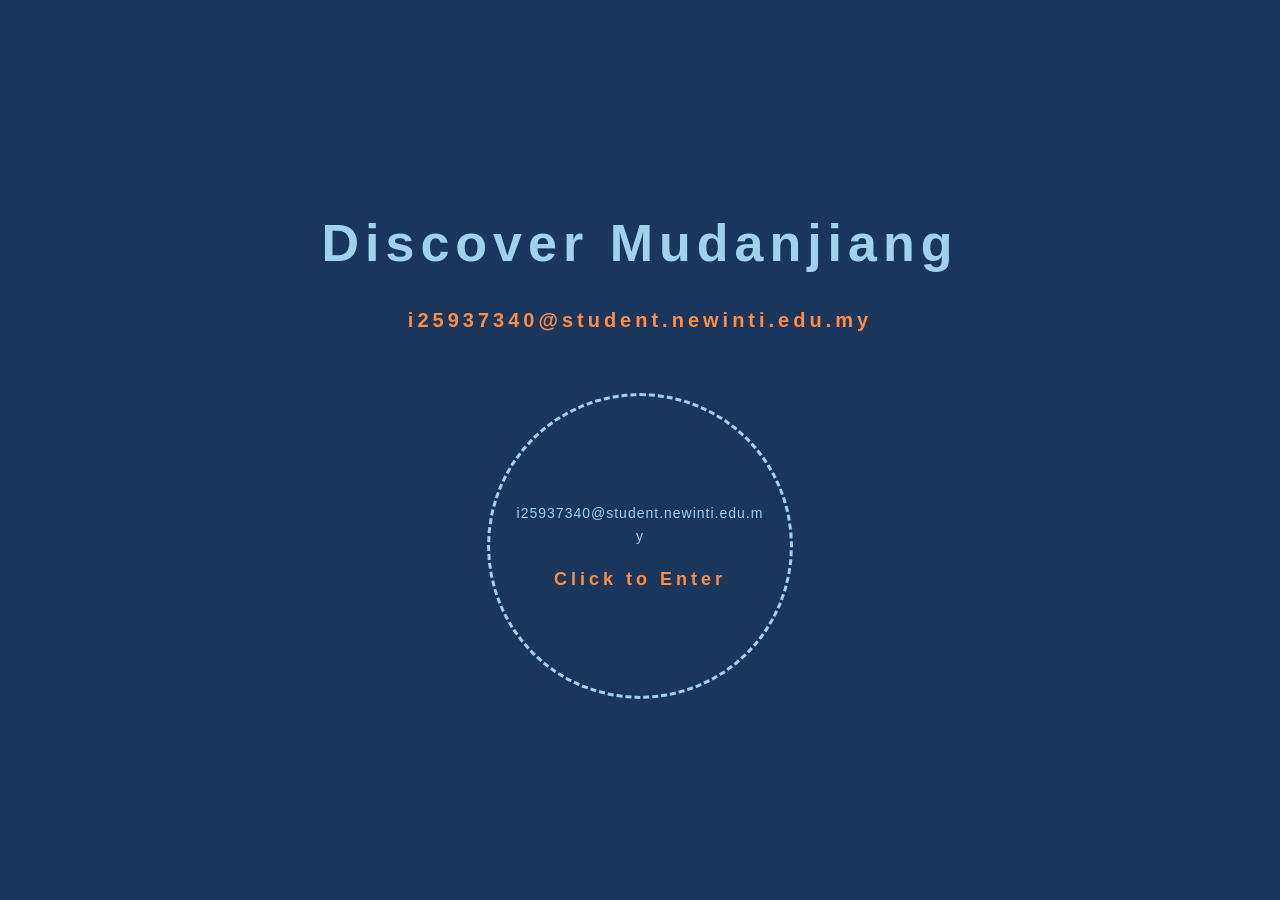
<file: index.html>
<!DOCTYPE html>
<html lang="en">
<head>
<!-- Google tag (gtag.js) -->
<script async src="https://www.googletagmanager.com/gtag/js?id=G-7W9JG2LL09"></script>
<script>
  window.dataLayer = window.dataLayer || [];
  function gtag(){dataLayer.push(arguments);}
  gtag('js', new Date());

  gtag('config', 'G-7W9JG2LL09');
</script>
    <meta charset="UTF-8">
    <title>Welcome - Mudanjiang</title>
    <link rel="stylesheet" href="css/style.css">
</head>
<body class="welcome-page">
    <div class="welcome-container">
        <h1 class="welcome-title">Discover Mudanjiang</h1>
        <p class="welcome-subtitle">i25937340@student.newinti.edu.my</p>
        <a href="home.html" class="welcome-btn">
            <span class="welcome-email">i25937340@student.newinti.edu.my</span>
            <span class="welcome-enter">Click to Enter</span>
        </a>
    </div>
</body>
</html>
</file>
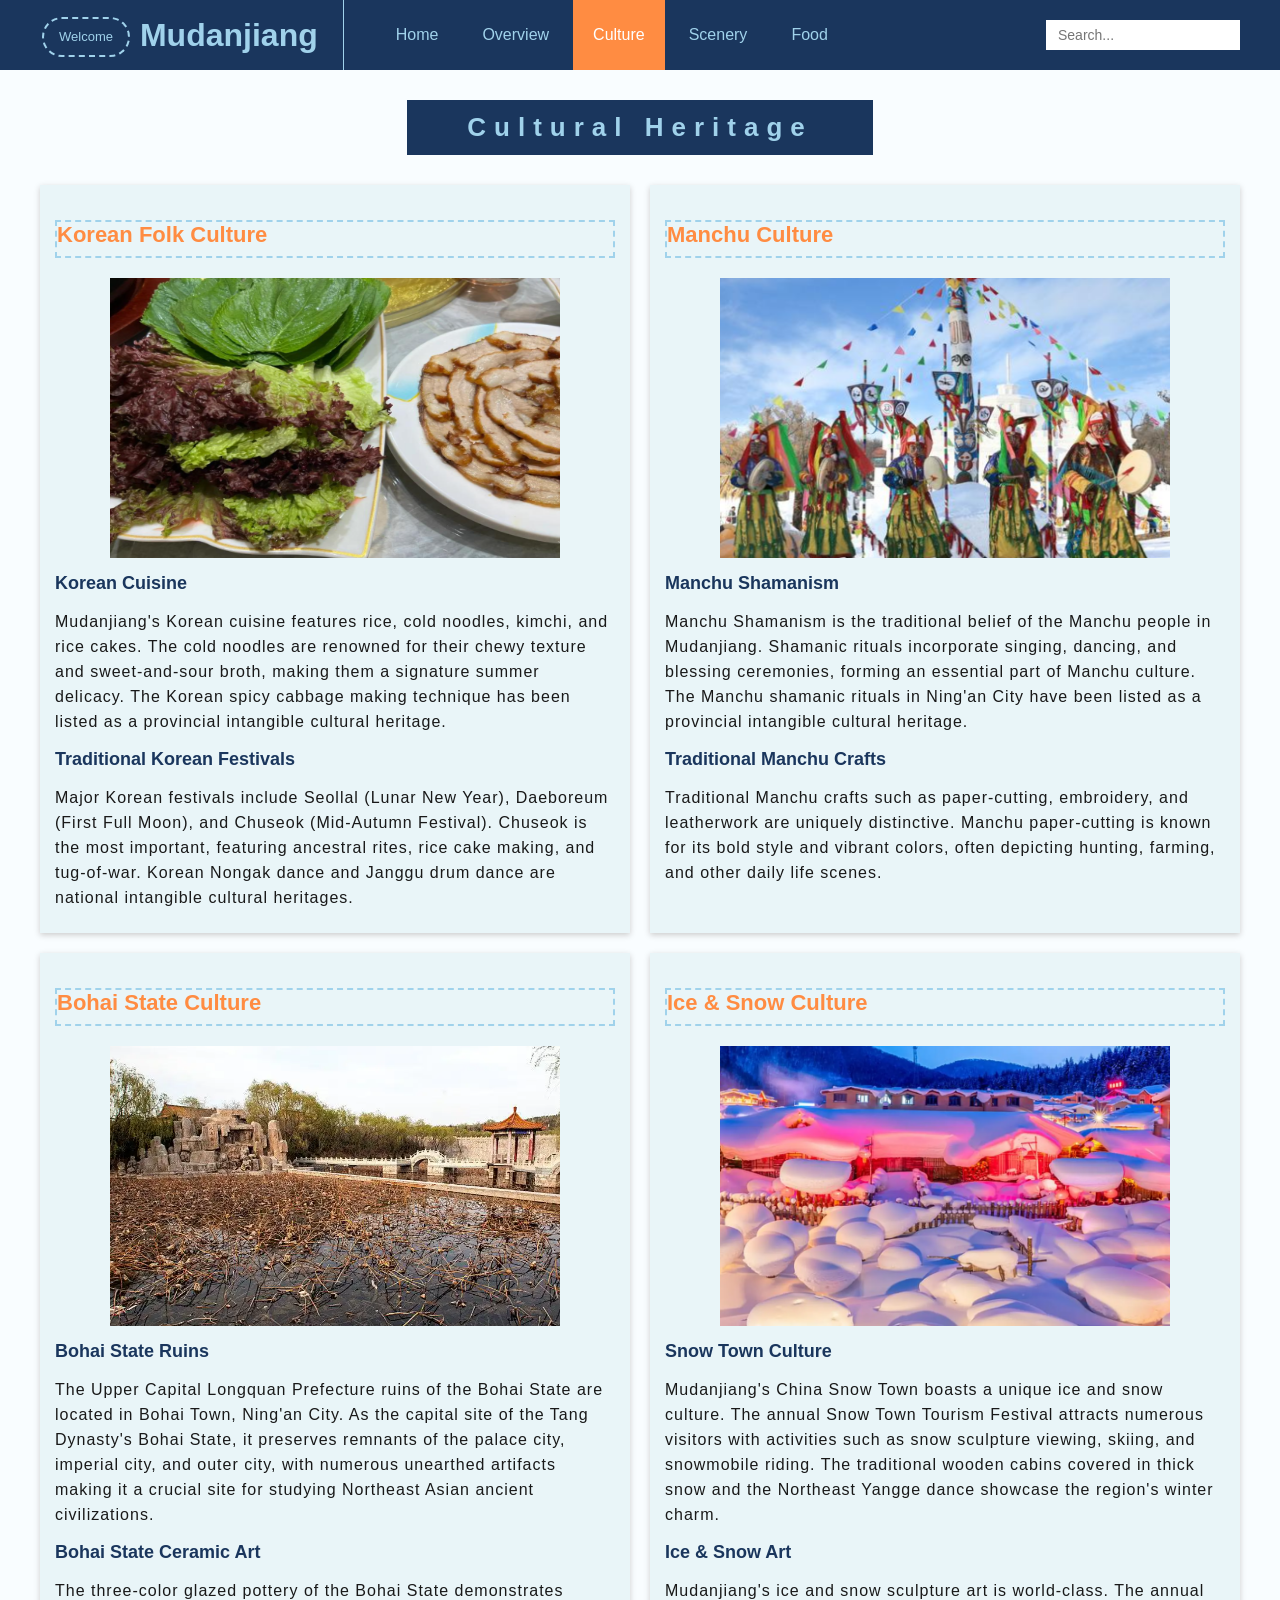
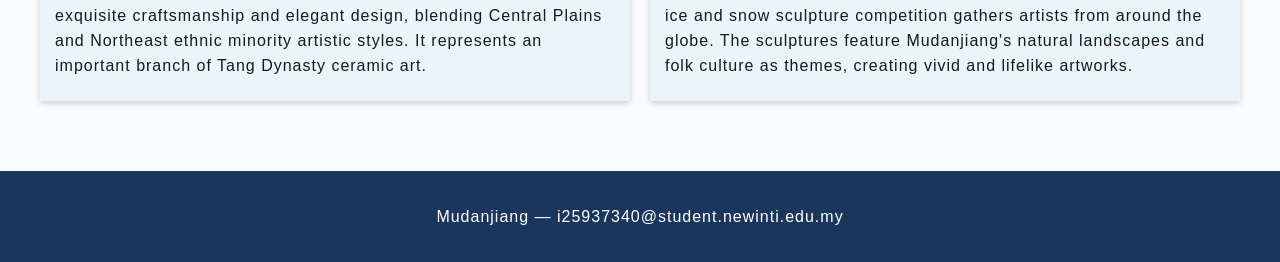
<file: culture.html>
<!DOCTYPE html>
<html lang="en">
<head>
    <meta charset="UTF-8">
    <title>Mudanjiang - Culture</title>
    <link rel="stylesheet" href="css/style.css">
</head>
<body>
    <header>
        <div class="wrap">
            <nav>
                <a href="index.html" class="back-home-btn" title="Back to Welcome">Welcome</a>
                <div class="logo">Mudanjiang</div>
                <a href="home.html">Home</a>
                <a href="overview.html">Overview</a>
                <a href="culture.html" class="index_html">Culture</a>
                <a href="scenery.html">Scenery</a>
                <a href="food.html">Food</a>
                <input type="text" placeholder="Search...">
            </nav>
        </div>
    </header>

    <div id="biaoti">
        <h1>Cultural Heritage</h1>
    </div>

    <div class="culture_list">
        <div class="culture_item">
            <h2>Korean Folk Culture</h2>
            <img src="images/c1.png" alt="Korean Folk Culture" style="width: 450px; height: 280px; margin: 0 auto; display: block;">
            <h3>Korean Cuisine</h3>
            <p>Mudanjiang's Korean cuisine features rice, cold noodles, kimchi, and rice cakes. The cold noodles are renowned for their chewy texture and sweet-and-sour broth, making them a signature summer delicacy. The Korean spicy cabbage making technique has been listed as a provincial intangible cultural heritage.</p>
            <h3>Traditional Korean Festivals</h3>
            <p>Major Korean festivals include Seollal (Lunar New Year), Daeboreum (First Full Moon), and Chuseok (Mid-Autumn Festival). Chuseok is the most important, featuring ancestral rites, rice cake making, and tug-of-war. Korean Nongak dance and Janggu drum dance are national intangible cultural heritages.</p>
        </div>
        <div class="culture_item">
            <h2>Manchu Culture</h2>
            <img src="images/c2.png" alt="Manchu Culture" style="width: 450px; height: 280px; margin: 0 auto; display: block;">
            <h3>Manchu Shamanism</h3>
            <p>Manchu Shamanism is the traditional belief of the Manchu people in Mudanjiang. Shamanic rituals incorporate singing, dancing, and blessing ceremonies, forming an essential part of Manchu culture. The Manchu shamanic rituals in Ning'an City have been listed as a provincial intangible cultural heritage.</p>
            <h3>Traditional Manchu Crafts</h3>
            <p>Traditional Manchu crafts such as paper-cutting, embroidery, and leatherwork are uniquely distinctive. Manchu paper-cutting is known for its bold style and vibrant colors, often depicting hunting, farming, and other daily life scenes.</p>
        </div>
        <div class="culture_item">
            <h2>Bohai State Culture</h2>
            <img src="images/c3.png" alt="Bohai State Culture" style="width: 450px; height: 280px; margin: 0 auto; display: block;">
            <h3>Bohai State Ruins</h3>
            <p>The Upper Capital Longquan Prefecture ruins of the Bohai State are located in Bohai Town, Ning'an City. As the capital site of the Tang Dynasty's Bohai State, it preserves remnants of the palace city, imperial city, and outer city, with numerous unearthed artifacts making it a crucial site for studying Northeast Asian ancient civilizations.</p>
            <h3>Bohai State Ceramic Art</h3>
            <p>The three-color glazed pottery of the Bohai State demonstrates exquisite craftsmanship and elegant design, blending Central Plains and Northeast ethnic minority artistic styles. It represents an important branch of Tang Dynasty ceramic art.</p>
        </div>
        <div class="culture_item">
            <h2>Ice & Snow Culture</h2>
            <img src="images/c4.png" alt="Ice and Snow Culture" style="width: 450px; height: 280px; margin: 0 auto; display: block;">
            <h3>Snow Town Culture</h3>
            <p>Mudanjiang's China Snow Town boasts a unique ice and snow culture. The annual Snow Town Tourism Festival attracts numerous visitors with activities such as snow sculpture viewing, skiing, and snowmobile riding. The traditional wooden cabins covered in thick snow and the Northeast Yangge dance showcase the region's winter charm.</p>
            <h3>Ice & Snow Art</h3>
            <p>Mudanjiang's ice and snow sculpture art is world-class. The annual ice and snow sculpture competition gathers artists from around the globe. The sculptures feature Mudanjiang's natural landscapes and folk culture as themes, creating vivid and lifelike artworks.</p>
        </div>
    </div>

    <footer>
        <p>Mudanjiang — i25937340@student.newinti.edu.my</p>
    </footer>
</body>
</html>
</file>
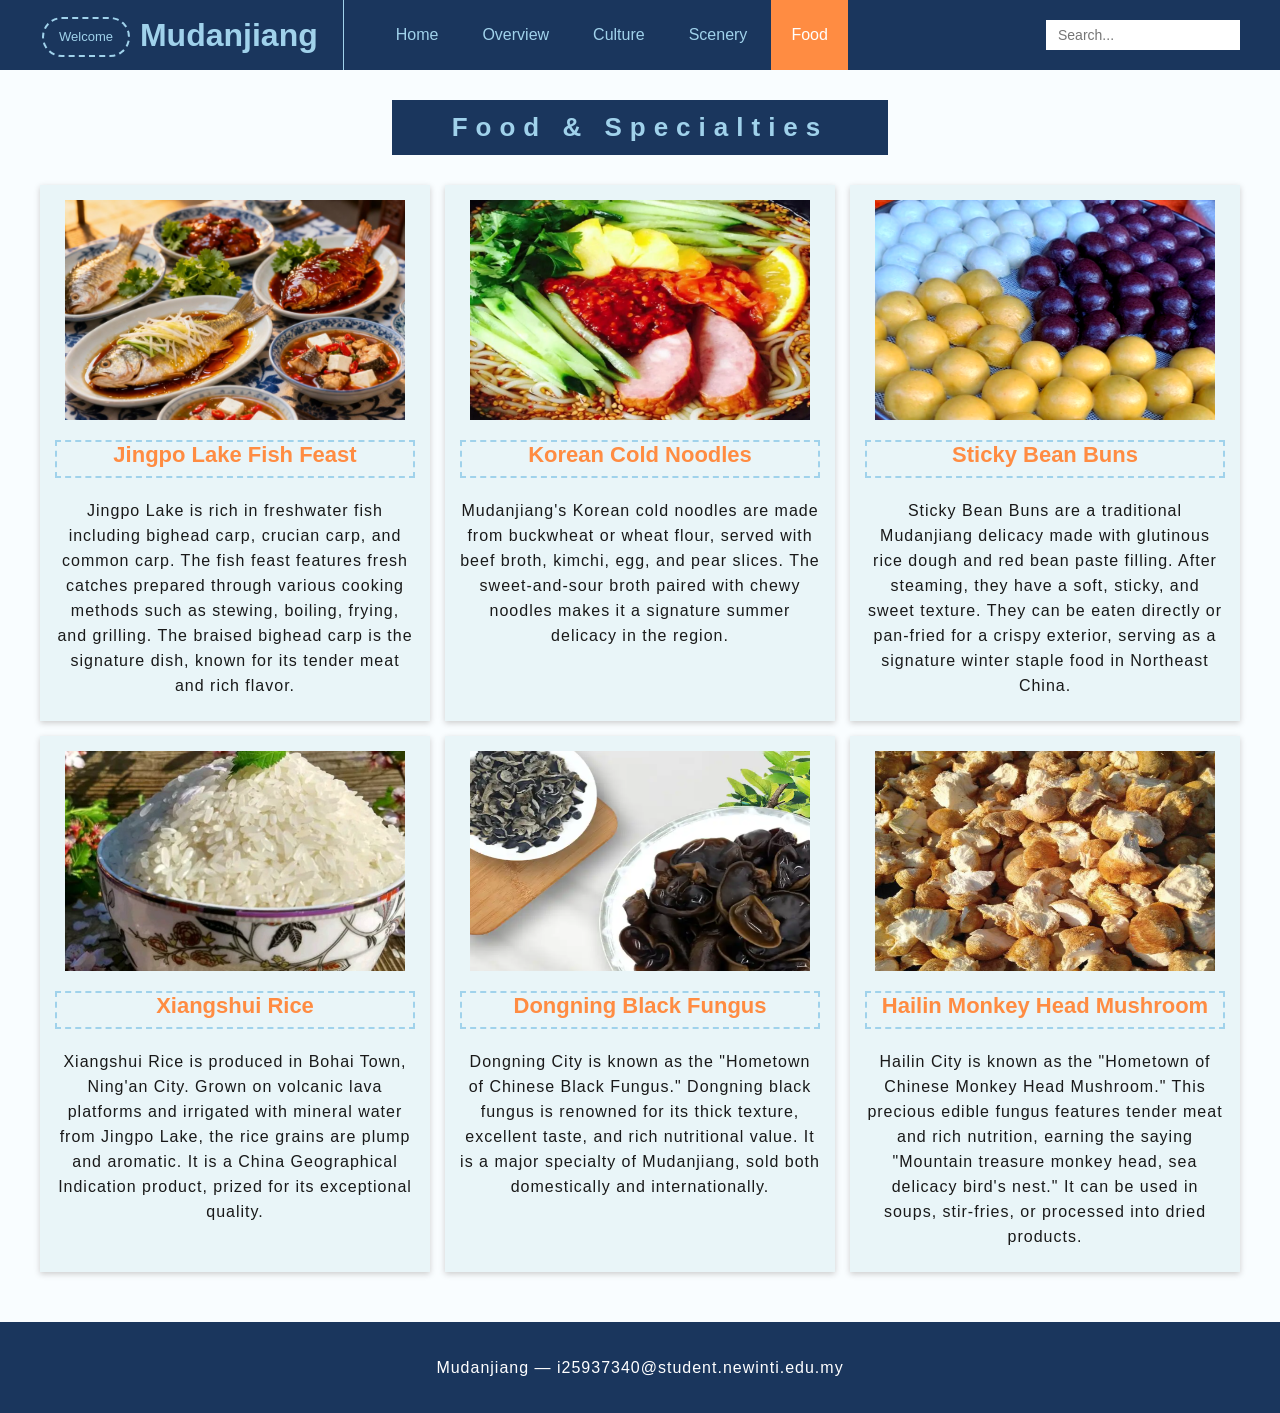
<file: food.html>
<!DOCTYPE html>
<html lang="en">
<head>
    <meta charset="UTF-8">
    <title>Mudanjiang - Food & Specialties</title>
    <link rel="stylesheet" href="css/style.css">
</head>
<body>
    <header>
        <div class="wrap">
            <nav>
                <a href="index.html" class="back-home-btn" title="Back to Welcome">Welcome</a>
                <div class="logo">Mudanjiang</div>
                <a href="home.html">Home</a>
                <a href="overview.html">Overview</a>
                <a href="culture.html">Culture</a>
                <a href="scenery.html">Scenery</a>
                <a href="food.html" class="index_html">Food</a>
                <input type="text" placeholder="Search...">
            </nav>
        </div>
    </header>

    <div id="biaoti">
        <h1>Food & Specialties</h1>
    </div>

    <div class="food_grid">
        <div class="food_card">
            <img src="images/m1.png" alt="Jingpo Lake Fish Feast">
            <h2>Jingpo Lake Fish Feast</h2>
            <p>Jingpo Lake is rich in freshwater fish including bighead carp, crucian carp, and common carp. The fish feast features fresh catches prepared through various cooking methods such as stewing, boiling, frying, and grilling. The braised bighead carp is the signature dish, known for its tender meat and rich flavor.</p>
        </div>
        <div class="food_card">
            <img src="images/m2.png" alt="Korean Cold Noodles">
            <h2>Korean Cold Noodles</h2>
            <p>Mudanjiang's Korean cold noodles are made from buckwheat or wheat flour, served with beef broth, kimchi, egg, and pear slices. The sweet-and-sour broth paired with chewy noodles makes it a signature summer delicacy in the region.</p>
        </div>
        <div class="food_card">
            <img src="images/m3.png" alt="Sticky Bean Buns">
            <h2>Sticky Bean Buns</h2>
            <p>Sticky Bean Buns are a traditional Mudanjiang delicacy made with glutinous rice dough and red bean paste filling. After steaming, they have a soft, sticky, and sweet texture. They can be eaten directly or pan-fried for a crispy exterior, serving as a signature winter staple food in Northeast China.</p>
        </div>
        <div class="food_card">
            <img src="images/m4.png" alt="Xiangshui Rice">
            <h2>Xiangshui Rice</h2>
            <p>Xiangshui Rice is produced in Bohai Town, Ning'an City. Grown on volcanic lava platforms and irrigated with mineral water from Jingpo Lake, the rice grains are plump and aromatic. It is a China Geographical Indication product, prized for its exceptional quality.</p>
        </div>
        <div class="food_card">
            <img src="images/m5.png" alt="Dongning Black Fungus">
            <h2>Dongning Black Fungus</h2>
            <p>Dongning City is known as the "Hometown of Chinese Black Fungus." Dongning black fungus is renowned for its thick texture, excellent taste, and rich nutritional value. It is a major specialty of Mudanjiang, sold both domestically and internationally.</p>
        </div>
        <div class="food_card">
            <img src="images/m6.png" alt="Hailin Monkey Head Mushroom">
            <h2>Hailin Monkey Head Mushroom</h2>
            <p>Hailin City is known as the "Hometown of Chinese Monkey Head Mushroom." This precious edible fungus features tender meat and rich nutrition, earning the saying "Mountain treasure monkey head, sea delicacy bird's nest." It can be used in soups, stir-fries, or processed into dried products.</p>
        </div>
    </div>

    <footer>
        <p>Mudanjiang — i25937340@student.newinti.edu.my</p>
    </footer>
</body>
</html>
</file>
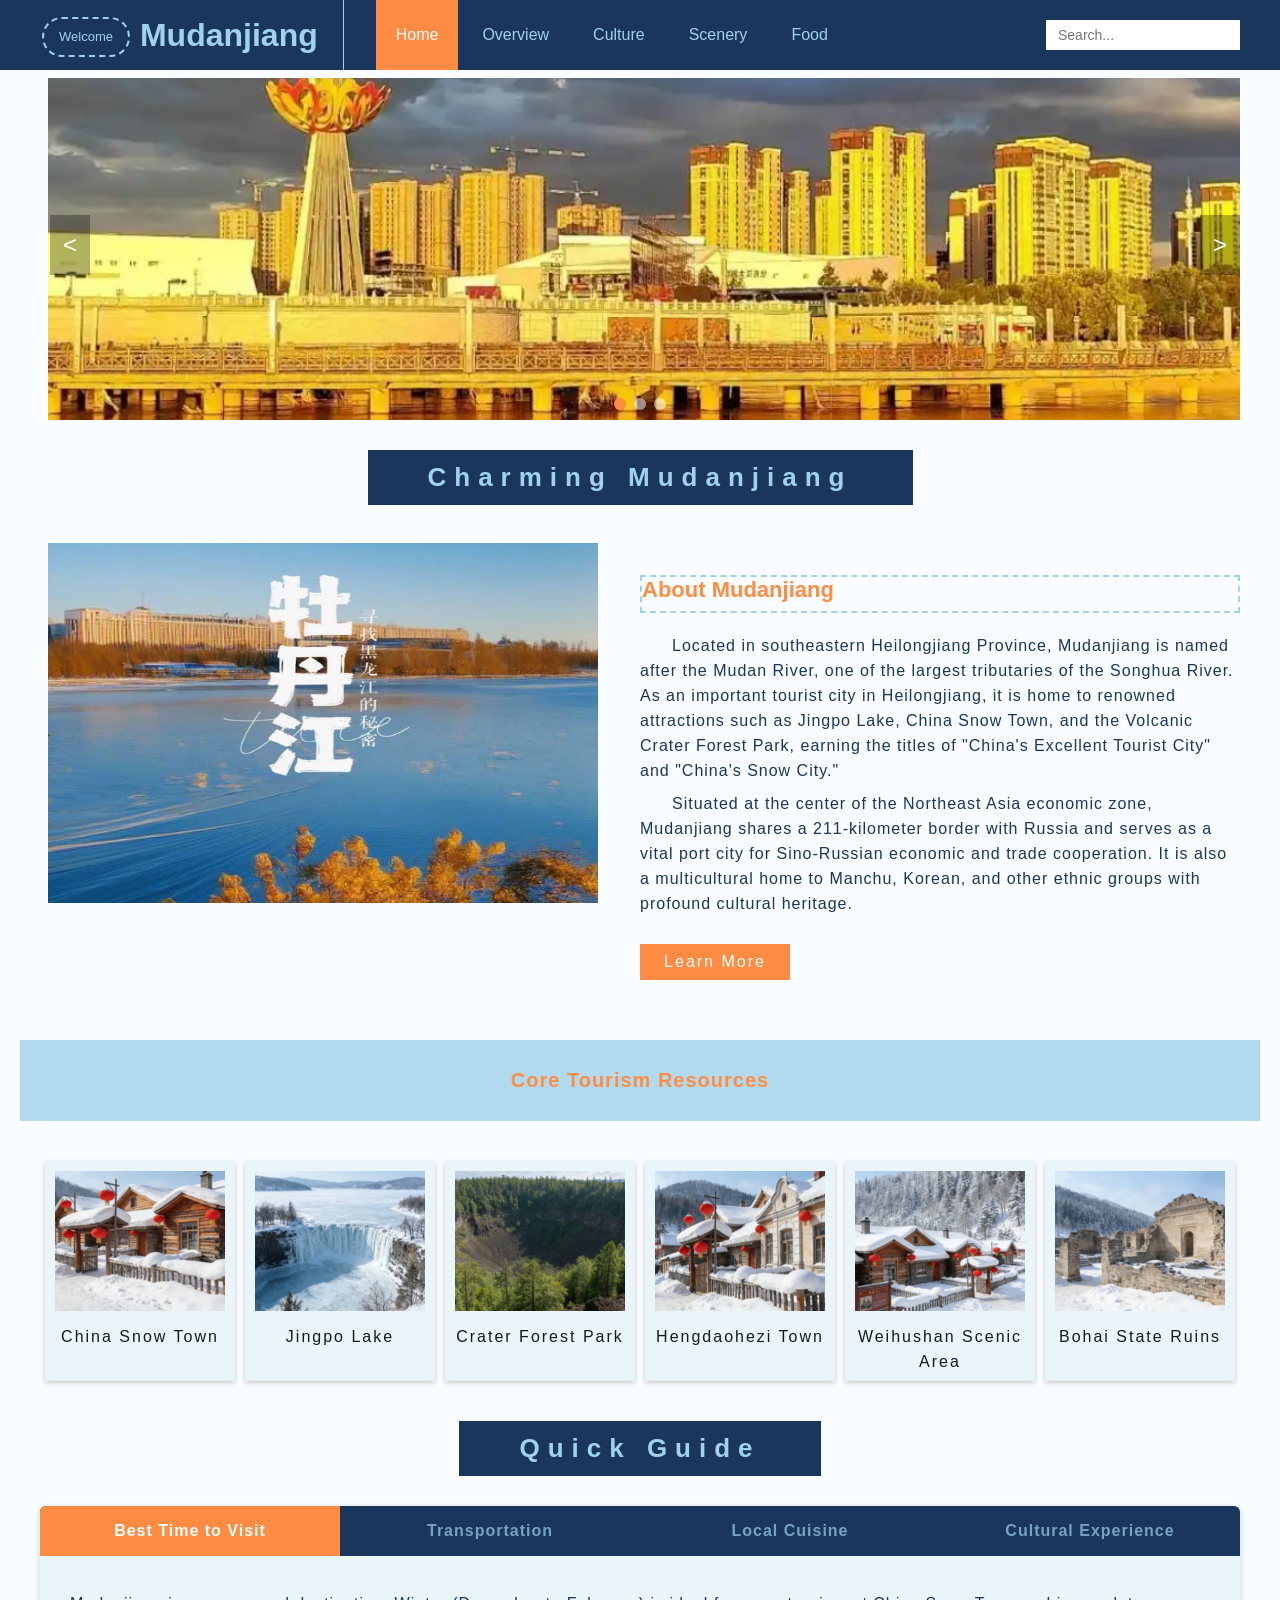
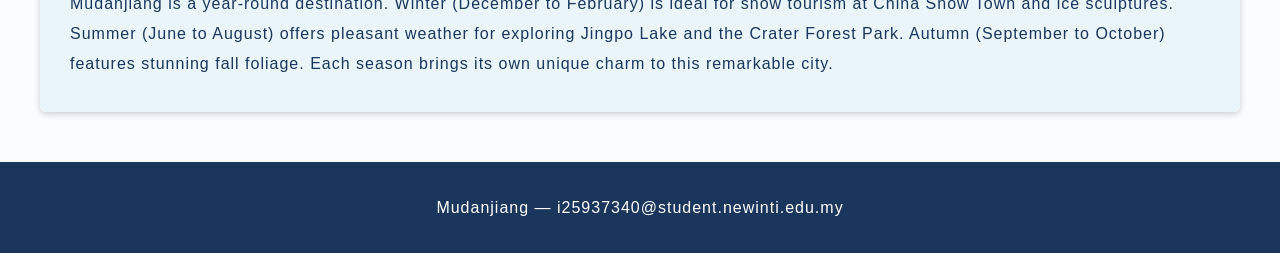
<file: home.html>
<!DOCTYPE html>
<html lang="en">
<head>
    <meta charset="UTF-8">
    <title>Mudanjiang - Home</title>
    <link rel="stylesheet" href="css/style.css">
</head>
<body>
    <header>
        <div class="wrap">
            <nav>
                <a href="index.html" class="back-home-btn" title="Back to Welcome">Welcome</a>
                <div class="logo">Mudanjiang</div>
                <a href="home.html" class="index_html">Home</a>
                <a href="overview.html">Overview</a>
                <a href="culture.html">Culture</a>
                <a href="scenery.html">Scenery</a>
                <a href="food.html">Food</a>
                <input type="text" placeholder="Search...">
            </nav>
        </div>
    </header>

    <div id="banner">
        <div class="banner-slide active"><img src="images/ban1.png" alt="China Snow Town"></div>
        <div class="banner-slide"><img src="images/ban2.png" alt="Jingpo Lake"></div>
        <div class="banner-slide"><img src="images/banner.png" alt="Mudanjiang Scenery"></div>
        <div class="banner-btn prev-btn">&lt;</div>
        <div class="banner-btn next-btn">&gt;</div>
        <div class="banner-indicator">
            <div class="indicator-dot active"></div>
            <div class="indicator-dot"></div>
            <div class="indicator-dot"></div>
        </div>
    </div>

    <div id="biaoti">
        <h1>Charming Mudanjiang</h1>
    </div>

    <div id="intro">
        <img src="images/1.png" alt="Mudanjiang Panorama">
        <div class="intro_txt">
            <h2>About Mudanjiang</h2>
            <p>Located in southeastern Heilongjiang Province, Mudanjiang is named after the Mudan River, one of the largest tributaries of the Songhua River. As an important tourist city in Heilongjiang, it is home to renowned attractions such as Jingpo Lake, China Snow Town, and the Volcanic Crater Forest Park, earning the titles of "China's Excellent Tourist City" and "China's Snow City."</p>
            <p>Situated at the center of the Northeast Asia economic zone, Mudanjiang shares a 211-kilometer border with Russia and serves as a vital port city for Sino-Russian economic and trade cooperation. It is also a multicultural home to Manchu, Korean, and other ethnic groups with profound cultural heritage.</p>
            <a href="overview.html" class="more_btn">Learn More</a>
        </div>
        <div class="clear"></div>
    </div>

    <div id="jingdian">
        <p>Core Tourism Resources</p>
    </div>

    <div id="appreciation">
        <ul>
            <li><img src="images/s1.png" alt="Snow Town"><p>China Snow Town</p></li>
            <li><img src="images/s2.png" alt="Jingpo Lake"><p>Jingpo Lake</p></li>
            <li><img src="images/s3.png" alt="Crater Forest"><p>Crater Forest Park</p></li>
            <li><img src="images/s4.png" alt="Hengdaohezi"><p>Hengdaohezi Town</p></li>
            <li><img src="images/s5.png" alt="Weihushan"><p>Weihushan Scenic Area</p></li>
            <li><img src="images/s6.png" alt="Bohai State"><p>Bohai State Ruins</p></li>
        </ul>
        <div class="clear"></div>
    </div>

    <div id="biaoti">
        <h1>Quick Guide</h1>
    </div>

    <div class="tabs-section">
        <div class="tabs-nav">
            <div class="tab-btn active" data-tab="visit">Best Time to Visit</div>
            <div class="tab-btn" data-tab="transport">Transportation</div>
            <div class="tab-btn" data-tab="cuisine">Local Cuisine</div>
            <div class="tab-btn" data-tab="culture">Cultural Experience</div>
        </div>
        <div class="tab-content active" id="tab-visit">
            <p>Mudanjiang is a year-round destination. Winter (December to February) is ideal for snow tourism at China Snow Town and ice sculptures. Summer (June to August) offers pleasant weather for exploring Jingpo Lake and the Crater Forest Park. Autumn (September to October) features stunning fall foliage. Each season brings its own unique charm to this remarkable city.</p>
        </div>
        <div class="tab-content" id="tab-transport">
            <p>Mudanjiang is accessible by air through Mudanjiang Hailang International Airport, by high-speed rail from Harbin (approximately 1.5 hours), and by long-distance bus from major cities in Northeast China. Within the city, taxis and buses are readily available for convenient travel between attractions.</p>
        </div>
        <div class="tab-content" id="tab-cuisine">
            <p>Must-try dishes include Jingpo Lake Fish Feast featuring fresh catches from the lake, Korean Cold Noodles with their signature sweet and sour broth, traditional Sticky Bean Buns, and Xiangshui Rice from Ning'an — a premium rice grown on volcanic lava fields. Don't miss the Dongning Black Fungus and Hailin Monkey Head Mushroom either!</p>
        </div>
        <div class="tab-content" id="tab-culture">
            <p>Immerse yourself in the rich cultural tapestry of Mudanjiang. Experience Korean traditional festivals like Chuseok, learn about Manchu Shamanic rituals, explore the UNESCO-worthy Bohai State archaeological site, and witness the spectacular ice and snow sculpture art that draws artists from around the world every winter.</p>
        </div>
    </div>

    <footer>
        <p>Mudanjiang — i25937340@student.newinti.edu.my</p>
    </footer>

    <script src="js/script.js"></script>
</body>
</html>
</file>
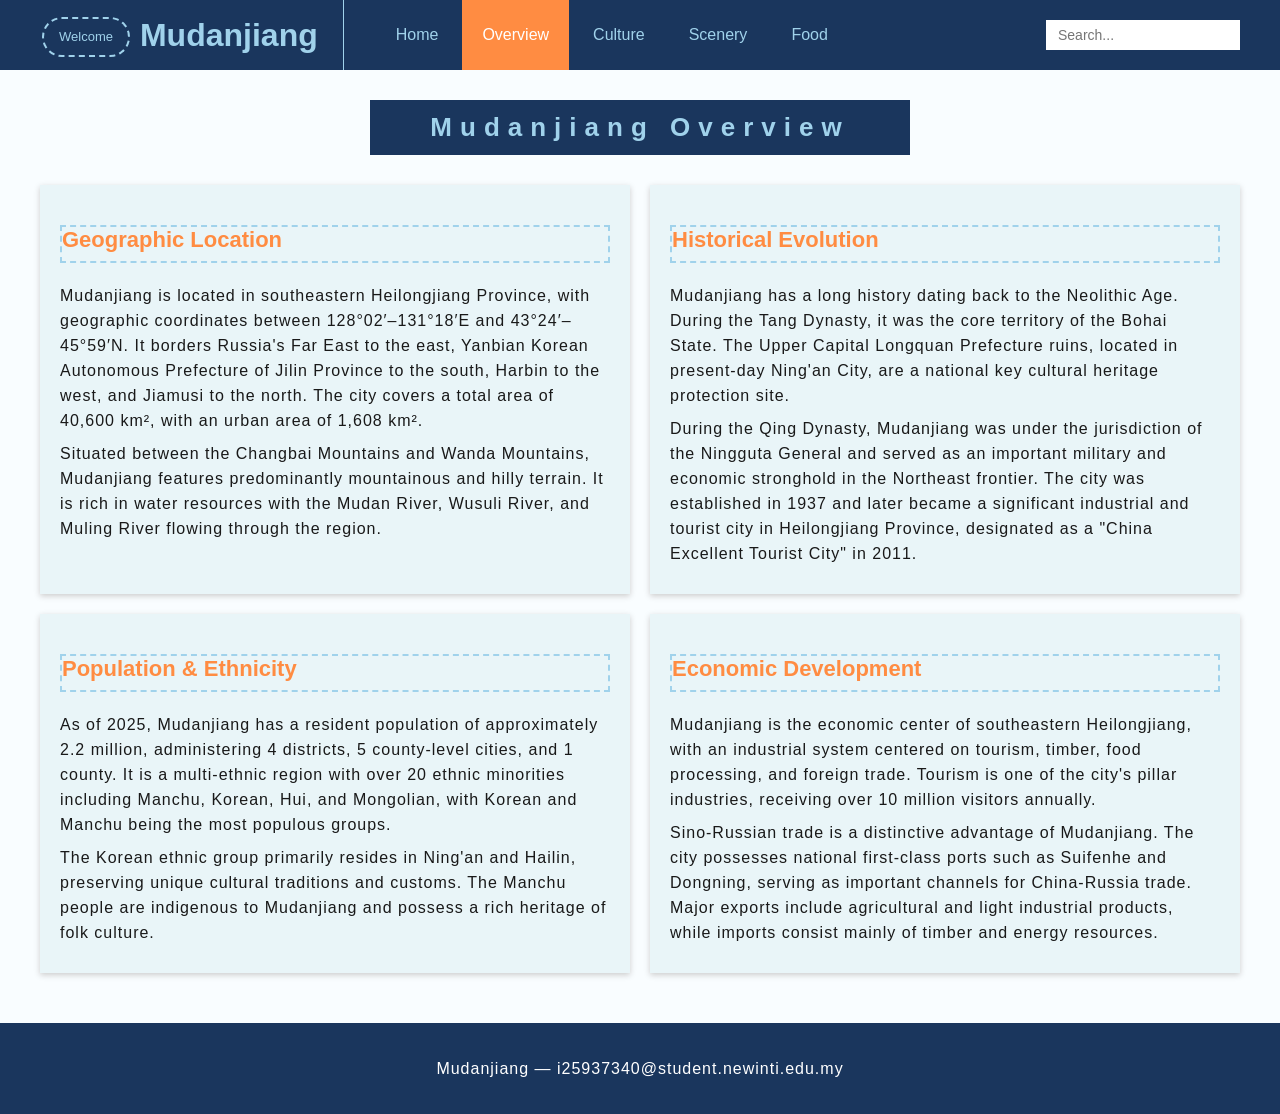
<file: overview.html>
<!DOCTYPE html>
<html lang="en">
<head>
    <meta charset="UTF-8">
    <title>Mudanjiang - Overview</title>
    <link rel="stylesheet" href="css/style.css">
</head>
<body>
    <header>
        <div class="wrap">
            <nav>
                <a href="index.html" class="back-home-btn" title="Back to Welcome">Welcome</a>
                <div class="logo">Mudanjiang</div>
                <a href="home.html">Home</a>
                <a href="overview.html" class="index_html">Overview</a>
                <a href="culture.html">Culture</a>
                <a href="scenery.html">Scenery</a>
                <a href="food.html">Food</a>
                <input type="text" placeholder="Search...">
            </nav>
        </div>
    </header>

    <div id="biaoti">
        <h1>Mudanjiang Overview</h1>
    </div>

    <div class="overview_grid">
        <div class="overview_item">
            <h2>Geographic Location</h2>
            <p>Mudanjiang is located in southeastern Heilongjiang Province, with geographic coordinates between 128°02′–131°18′E and 43°24′–45°59′N. It borders Russia's Far East to the east, Yanbian Korean Autonomous Prefecture of Jilin Province to the south, Harbin to the west, and Jiamusi to the north. The city covers a total area of 40,600 km², with an urban area of 1,608 km².</p>
            <p>Situated between the Changbai Mountains and Wanda Mountains, Mudanjiang features predominantly mountainous and hilly terrain. It is rich in water resources with the Mudan River, Wusuli River, and Muling River flowing through the region.</p>
        </div>
        <div class="overview_item">
            <h2>Historical Evolution</h2>
            <p>Mudanjiang has a long history dating back to the Neolithic Age. During the Tang Dynasty, it was the core territory of the Bohai State. The Upper Capital Longquan Prefecture ruins, located in present-day Ning'an City, are a national key cultural heritage protection site.</p>
            <p>During the Qing Dynasty, Mudanjiang was under the jurisdiction of the Ningguta General and served as an important military and economic stronghold in the Northeast frontier. The city was established in 1937 and later became a significant industrial and tourist city in Heilongjiang Province, designated as a "China Excellent Tourist City" in 2011.</p>
        </div>
        <div class="overview_item">
            <h2>Population & Ethnicity</h2>
            <p>As of 2025, Mudanjiang has a resident population of approximately 2.2 million, administering 4 districts, 5 county-level cities, and 1 county. It is a multi-ethnic region with over 20 ethnic minorities including Manchu, Korean, Hui, and Mongolian, with Korean and Manchu being the most populous groups.</p>
            <p>The Korean ethnic group primarily resides in Ning'an and Hailin, preserving unique cultural traditions and customs. The Manchu people are indigenous to Mudanjiang and possess a rich heritage of folk culture.</p>
        </div>
        <div class="overview_item">
            <h2>Economic Development</h2>
            <p>Mudanjiang is the economic center of southeastern Heilongjiang, with an industrial system centered on tourism, timber, food processing, and foreign trade. Tourism is one of the city's pillar industries, receiving over 10 million visitors annually.</p>
            <p>Sino-Russian trade is a distinctive advantage of Mudanjiang. The city possesses national first-class ports such as Suifenhe and Dongning, serving as important channels for China-Russia trade. Major exports include agricultural and light industrial products, while imports consist mainly of timber and energy resources.</p>
        </div>
    </div>
    

    <footer>
        <p>Mudanjiang — i25937340@student.newinti.edu.my</p>
    </footer>
</body>
</html>
</file>
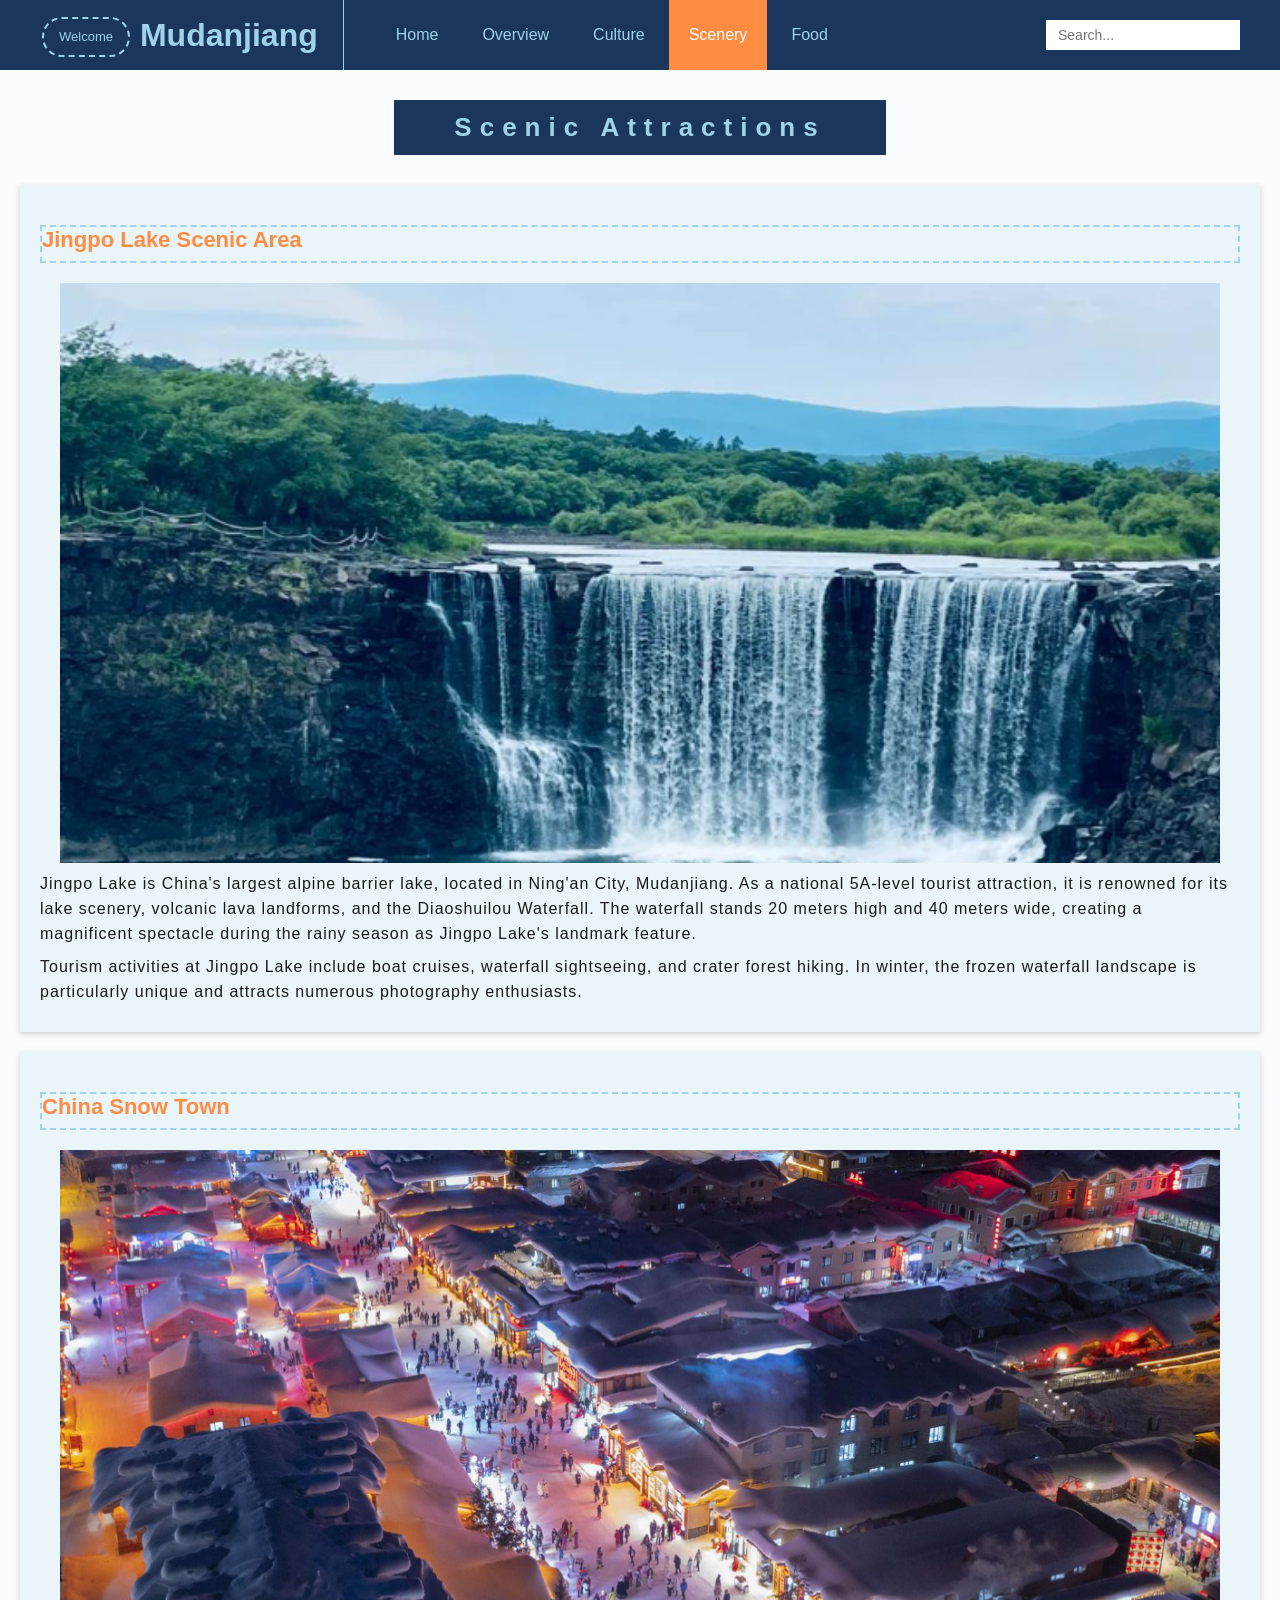
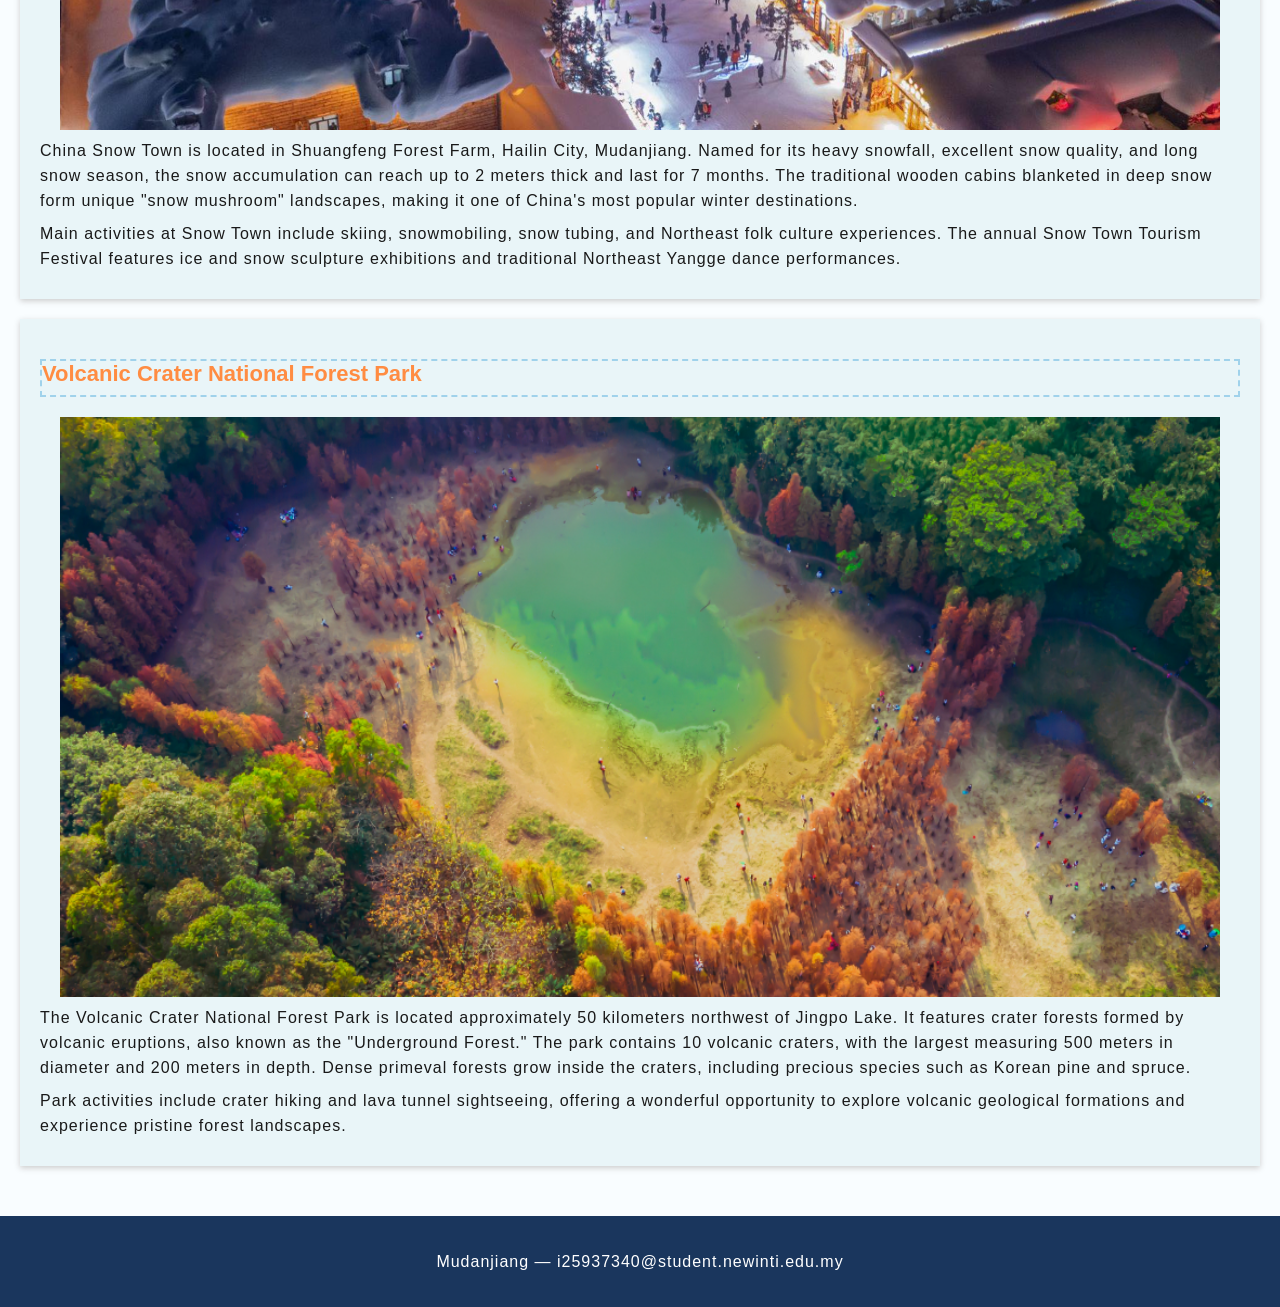
<file: scenery.html>
<!DOCTYPE html>
<html lang="en">
<head>
    <meta charset="UTF-8">
    <title>Mudanjiang - Scenery</title>
    <link rel="stylesheet" href="css/style.css">
</head>
<body>
    <header>
        <div class="wrap">
            <nav>
                <a href="index.html" class="back-home-btn" title="Back to Welcome">Welcome</a>
                <div class="logo">Mudanjiang</div>
                <a href="home.html">Home</a>
                <a href="overview.html">Overview</a>
                <a href="culture.html">Culture</a>
                <a href="scenery.html" class="index_html">Scenery</a>
                <a href="food.html">Food</a>
                <input type="text" placeholder="Search...">
            </nav>
        </div>
    </header>

    <div id="biaoti">
        <h1>Scenic Attractions</h1>
    </div>

    <div class="scenery_big">
        <h2>Jingpo Lake Scenic Area</h2>
        <img src="images/j1.png" alt="Jingpo Lake">
        <p>Jingpo Lake is China's largest alpine barrier lake, located in Ning'an City, Mudanjiang. As a national 5A-level tourist attraction, it is renowned for its lake scenery, volcanic lava landforms, and the Diaoshuilou Waterfall. The waterfall stands 20 meters high and 40 meters wide, creating a magnificent spectacle during the rainy season as Jingpo Lake's landmark feature.</p>
        <p>Tourism activities at Jingpo Lake include boat cruises, waterfall sightseeing, and crater forest hiking. In winter, the frozen waterfall landscape is particularly unique and attracts numerous photography enthusiasts.</p>
    </div>

    <div class="scenery_big">
        <h2>China Snow Town</h2>
        <img src="images/j2.png" alt="China Snow Town">
        <p>China Snow Town is located in Shuangfeng Forest Farm, Hailin City, Mudanjiang. Named for its heavy snowfall, excellent snow quality, and long snow season, the snow accumulation can reach up to 2 meters thick and last for 7 months. The traditional wooden cabins blanketed in deep snow form unique "snow mushroom" landscapes, making it one of China's most popular winter destinations.</p>
        <p>Main activities at Snow Town include skiing, snowmobiling, snow tubing, and Northeast folk culture experiences. The annual Snow Town Tourism Festival features ice and snow sculpture exhibitions and traditional Northeast Yangge dance performances.</p>
    </div>

    <div class="scenery_big">
        <h2>Volcanic Crater National Forest Park</h2>
        <img src="images/j3.png" alt="Crater Forest Park">
        <p>The Volcanic Crater National Forest Park is located approximately 50 kilometers northwest of Jingpo Lake. It features crater forests formed by volcanic eruptions, also known as the "Underground Forest." The park contains 10 volcanic craters, with the largest measuring 500 meters in diameter and 200 meters in depth. Dense primeval forests grow inside the craters, including precious species such as Korean pine and spruce.</p>
        <p>Park activities include crater hiking and lava tunnel sightseeing, offering a wonderful opportunity to explore volcanic geological formations and experience pristine forest landscapes.</p>
    </div>

    <footer>
        <p>Mudanjiang — i25937340@student.newinti.edu.my</p>
    </footer>
</body>
</html>
</file>
<file: css/style.css>
* {
    margin: 0;
    padding: 0;
    list-style: none;
    border: 0;
}
html {
    background-color: #f9fdff;
    font-family: "Arial", "Microsoft YaHei", sans-serif;
    color: #191919;
}
body {
    width: 100%;
    margin: 0 auto;
}
.wrap {
    width: 1200px;
    margin: 0 auto;
}
.clear {
    clear: both;
}

/* ===== Welcome Page ===== */
.welcome-page {
    background-color: #1A365D;
    min-height: 100vh;
    display: flex;
    align-items: center;
    justify-content: center;
}
.welcome-container {
    text-align: center;
}
.welcome-title {
    font-size: 52px;
    color: #A0D2EB;
    letter-spacing: 6px;
    margin-bottom: 15px;
    font-weight: bold;
}
.welcome-subtitle {
    font-size: 20px;
    color: #FF8C42;
    letter-spacing: 4px;
    margin-bottom: 60px;
    font-weight: bold;
}
.welcome-btn {
    display: inline-flex;
    flex-direction: column;
    align-items: center;
    justify-content: center;
    width: 300px;
    height: 300px;
    border-radius: 50%;
    border: 3px dashed #A0D2EB;
    color: #A0D2EB;
    text-decoration: none;
    transition: all 0.4s ease;
    animation: welcomePulse 2.5s ease-in-out infinite;
}
.welcome-btn:hover {
    border-color: #FF8C42;
    background: rgba(255,140,66,0.12);
    transform: scale(1.08);
}
.welcome-email {
    font-size: 14px;
    letter-spacing: 1px;
    line-height: 1.6;
    color: #A0D2EB;
    word-break: break-all;
    padding: 0 25px;
}
.welcome-enter {
    margin-top: 22px;
    font-size: 18px;
    letter-spacing: 4px;
    color: #FF8C42;
    font-weight: bold;
}
@keyframes welcomePulse {
    0%, 100% { box-shadow: 0 0 0 0 rgba(160,210,235,0.35); }
    50% { box-shadow: 0 0 0 18px rgba(160,210,235,0); }
}

/* ===== Back to Welcome Button ===== */
.back-home-btn {
    display: inline-block !important;
    border: 2px dashed #A0D2EB !important;
    border-radius: 20px !important;
    padding: 0 15px !important;
    margin-right: 10px !important;
    font-size: 13px !important;
    line-height: 36px !important;
    height: 36px !important;
    margin-top: 17px !important;
    color: #A0D2EB !important;
    transition: all 0.3s ease !important;
}
.back-home-btn:hover {
    background-color: rgba(160,210,235,0.15) !important;
    color: #FF8C42 !important;
    border-color: #FF8C42 !important;
}

/* ===== Header & Nav ===== */
header {
    width: 100%;
    margin: auto;
    background-color: #1A365D;
    height: 70px;
}
nav {
    width: 1200px;
    margin: 0 auto;
    height: 70px;
    position: relative;
}
header .wrap{
    width: 1200px;
    margin: auto;
}
.logo {
    float: left;
    color: #A0D2EB;
    font-size: 32px;
    font-weight: bold;
    line-height: 70px;
    padding-right: 25px;
    border-right: 1px solid #A0D2EB;
    margin-right: 30px;
}
nav a {
    float: left;
    text-decoration: none;
    color: #A0D2EB;
    font-size: 16px;
    line-height: 70px;
    padding: 0 20px;
    margin: 0 2px;
}
nav a:hover {
    background-color: #FF8C42;
    color: #fff;
}
nav a.index_html {
    background-color: #FF8C42;
    color: #fff;
}
nav input {
    width: 170px;
    height: 30px;
    padding: 0 12px;
    position: absolute;
    right: 0;
    top: 20px;
    font-size: 14px;
}

/* ===== Banner ===== */
#banner {
    clear: both;
    width: 1200px;
    margin: auto;
    height: 350px;
    overflow: hidden;
    position: relative;
}
.banner-slide {
    width: 100%;
    height: 350px;
    display: none;
}
.banner-slide.active {
    display: block;
}
#banner img {
    width: 100%;
    height: 350px;
    object-fit: cover;
}
.banner-btn {
    position: absolute;
    top: 50%;
    width: 40px;
    height: 60px;
    line-height: 60px;
    text-align: center;
    background: rgba(0,0,0,0.3);
    color: #fff;
    font-size: 24px;
    cursor: pointer;
    transform: translateY(-50%);
    z-index: 10;
}
.prev-btn {
    left: 10px;
}
.next-btn {
    right: 0;
}
.banner-indicator {
    position: absolute;
    bottom: 10px;
    left: 50%;
    transform: translateX(-50%);
    display: flex;
    gap: 8px;
}
.indicator-dot {
    width: 12px;
    height: 12px;
    border-radius: 50%;
    background: rgba(255,255,255,0.5);
    cursor: pointer;
}
.indicator-dot.active {
    background: #FF8C42;
}

/* ===== Titles ===== */
#biaoti {
    width: 100%;
    text-align: center;
    margin: 30px 0;
}
h1 {
    display: inline-block;
    padding: 12px 60px;
    background-color: #1A365D;
    color: #A0D2EB;
    font-size: 26px;
    letter-spacing: 8px;
}
h2 {
    font-size: 22px;
    color: #FF8C42;
    margin: 20px 0;
    padding-bottom: 8px;
    border: 2px dashed #A0D2EB;
}
h3 {
    font-size: 18px;
    color: #1A365D;
    margin: 15px 0;
}
p {
    font-family: "Arial", "Microsoft YaHei", sans-serif;
    font-size: 16px;
    line-height: 25px;
    letter-spacing: 1px;
    margin: 8px 0;
    color: #191919;
}
a {
    text-decoration: none;
}

/* ===== Footer ===== */
footer {
    width:100%;
    margin: auto;
    background-color: #1A365D;
    color: #A0D2EB;
    text-align: center;
    padding: 25px 0;
    margin-top: 50px;
    font-size: 16px;
    letter-spacing: 2px;
}
footer p {
    color: #fff;
}
img {
    margin: 8px;
}
.more_btn {
    display: inline-block;
    width: 150px;
    height: 36px;
    line-height: 36px;
    text-align: center;
    background: #FF8C42;
    color: #fff;
    margin: 20px 0;
    font-size: 16px;
    letter-spacing: 2px;
}

/* ===== Intro ===== */
#intro {
    width: 1200px;
    margin: 0 auto;
}
#intro img {
    width: 550px;
    height: 360px;
    float: left;
    margin-right: 20px;
}
#intro .intro_txt {
    float: right;
    width: 600px;
    padding-top: 20px;
}
#intro .intro_txt p {
    color: #1A365D;
    text-indent: 2em;
}

/* ===== Scenic Spots ===== */
#jingdian {
    width: 1200px;
    margin: 40px auto;
    background: rgba(160,210,235,0.8);
    padding: 20px;
    text-align: center;
}
#jingdian p {
    font-size: 20px;
    color: #FF8C42;
    font-weight: bold;
}
#appreciation {
    width: 1200px;
    margin: 40px auto;
}
#appreciation ul {
    width: 100%;
}
#appreciation li {
    width: 170px;
    height: 200px;
    float: left;
    margin: 0 5px;
    background: rgba(232,244,248,0.9);
    padding: 10px;
    box-shadow: 0 2px 5px #ccc;
}
#appreciation li img {
    width: 100%;
    height: 140px;
    display: block;
    margin: 0;
}
#appreciation li p {
    font-size: 16px;
    line-height: 25px;
    letter-spacing: 2px;
    padding: 5px 0;
    text-align: center;
}

/* ===== History ===== */
#history {
    width: 1200px;
    margin: 0 auto;
}
#history .history_box {
    width: 100%;
    margin: 25px 0;
    padding: 15px;
    background: rgba(232,244,248,0.9);
    box-shadow: 0 2px 6px #ccc;
}
#history img {
    width: 280px;
    height: 200px;
}
#history .img_left {
    float: left;
    margin-right: 20px;
}
#history .img_right {
    float: right;
    margin-left: 20px;
}
#history p {
    text-indent: 2em;
    color: #1A365D;
    margin: 10px 0;
}
#history h4 {
    font-size: 17px;
    color: #FF8C42;
    margin: 10px 0;
    letter-spacing: 2px;
}

/* ===== Works List ===== */
.works_list {
    width: 1200px;
    margin: 0 auto;
}
.works_item {
    width: 100%;
    margin: 30px 0;
    padding: 15px;
    background: rgba(232,244,248,0.9);
    box-shadow: 0 2px 6px #ccc;
}
.works_item img {
    width: 400px;
    height: 280px;
}
.works_left {
    float: left;
    margin-right: 25px;
}
.works_right {
    float: right;
    margin-left: 25px;
}
.works_txt {
    width: 540px;
    float: left;
}
.works_txt p {
    color: #1A365D;
    margin: 6px 0;
    letter-spacing: 2px;
}
.works_txt p span {
    color: #FF8C42;
    font-weight: bold;
}

/* ===== Fenlei ===== */
.fenlei_wrap {
    width: 1200px;
    margin: 0 auto;
}
.fenlei_card {
    width: 370px;
    height: 480px;
    float: left;
    margin: 10px;
    background: rgba(232,244,248,0.9);
    box-shadow: 0 3px 8px #ccc;
    overflow: hidden;
}
.fenlei_card img {
    width: 370px;
    height: 180px;
    margin: 0;
}
.fenlei_card h3 {
    padding: 10px;
    text-align: center;
    color: #FF8C42;
    border-bottom: 1px solid #A0D2EB;
}
.fenlei_card p {
    padding: 20px;
    color: #1A365D;
    margin: 0;
    letter-spacing: 2px;
    line-height: 25px;
}

/* ===== Zuojia ===== */
#zuojia {
    width: 1200px;
    margin: 0 auto;
}
#zuojia table {
    width: 100%;
    border-collapse: collapse;
    margin: 20px 0;
}
#zuojia table tr {
    border-bottom: 1px solid #A0D2EB;
}
#zuojia table td {
    padding: 15px;
    vertical-align: top;
}
#zuojia table td img {
    width: 200px;
    height: 200px;
}
#zuojia table td h3 {
    color: #FF8C42;
    margin: 0 0 10px 0;
    text-align: center;
}
#zuojia table td p {
    color: #1A365D;
    margin: 6px 0;
    letter-spacing: 2px;
    line-height: 25px;
}

/* ===== Overview Grid ===== */
.overview_grid {
    width: 1200px;
    margin: 20px auto;
    display: grid;
    grid-template-columns: 1fr 1fr;
    gap: 20px;
}
.overview_item {
    padding: 20px;
    background: rgba(232,244,248,0.9);
    box-shadow: 0 2px 6px #ccc;
}

/* ===== Culture List ===== */
.culture_list {
    width: 1200px;
    margin: 20px auto;
    display: flex;
    flex-wrap: wrap;
    justify-content: space-between;
}
.culture_item {
    width: 560px;
    margin-bottom: 20px;
    padding: 15px;
    background: rgba(232,244,248,0.9);
    box-shadow: 0 2px 6px #ccc;
}

/* ===== Scenery ===== */
.scenery_big {
    width: 1200px;
    margin: 20px auto;
    padding: 20px;
    background: rgba(232,244,248,0.9);
    box-shadow: 0 2px 6px #ccc;
}
.scenery_big img {
    width: 1160px;
    height: 580px;
    margin: 0 auto;
    display: block;
}

/* ===== Food Grid ===== */
.food_grid {
    width: 1200px;
    margin: 20px auto;
    display: grid;
    grid-template-columns: repeat(3, 1fr);
    gap: 15px;
}
.food_card {
    padding: 15px;
    background: rgba(232,244,248,0.9);
    box-shadow: 0 2px 6px #ccc;
    text-align: center;
}
.food_card img {
    width: 340px;
    height: 220px;
    margin: 0 auto 10px;
    display: block;
}

/* ===== Tabs ===== */
.tabs-section {
    width: 1200px;
    margin: 30px auto;
    background: rgba(232,244,248,0.9);
    box-shadow: 0 2px 6px #ccc;
    border-radius: 6px;
    overflow: hidden;
}
.tabs-nav {
    display: flex;
    background: #1A365D;
}
.tab-btn {
    flex: 1;
    text-align: center;
    padding: 16px 10px;
    color: rgba(160,210,235,0.7);
    font-size: 16px;
    font-weight: bold;
    letter-spacing: 1px;
    cursor: pointer;
    transition: all 0.3s;
    position: relative;
    user-select: none;
}
.tab-btn:hover {
    color: #fff;
    background: rgba(255,140,66,0.2);
}
.tab-btn.active {
    color: #fff;
    background: #FF8C42;
}
.tab-content {
    display: none;
    padding: 25px 30px;
    animation: tabFadeIn 0.4s ease;
}
.tab-content.active {
    display: block;
}
@keyframes tabFadeIn {
    from { opacity: 0; transform: translateY(8px); }
    to { opacity: 1; transform: translateY(0); }
}
.tab-content p {
    color: #1A365D;
    line-height: 30px;
    font-size: 16px;
}
</file>
